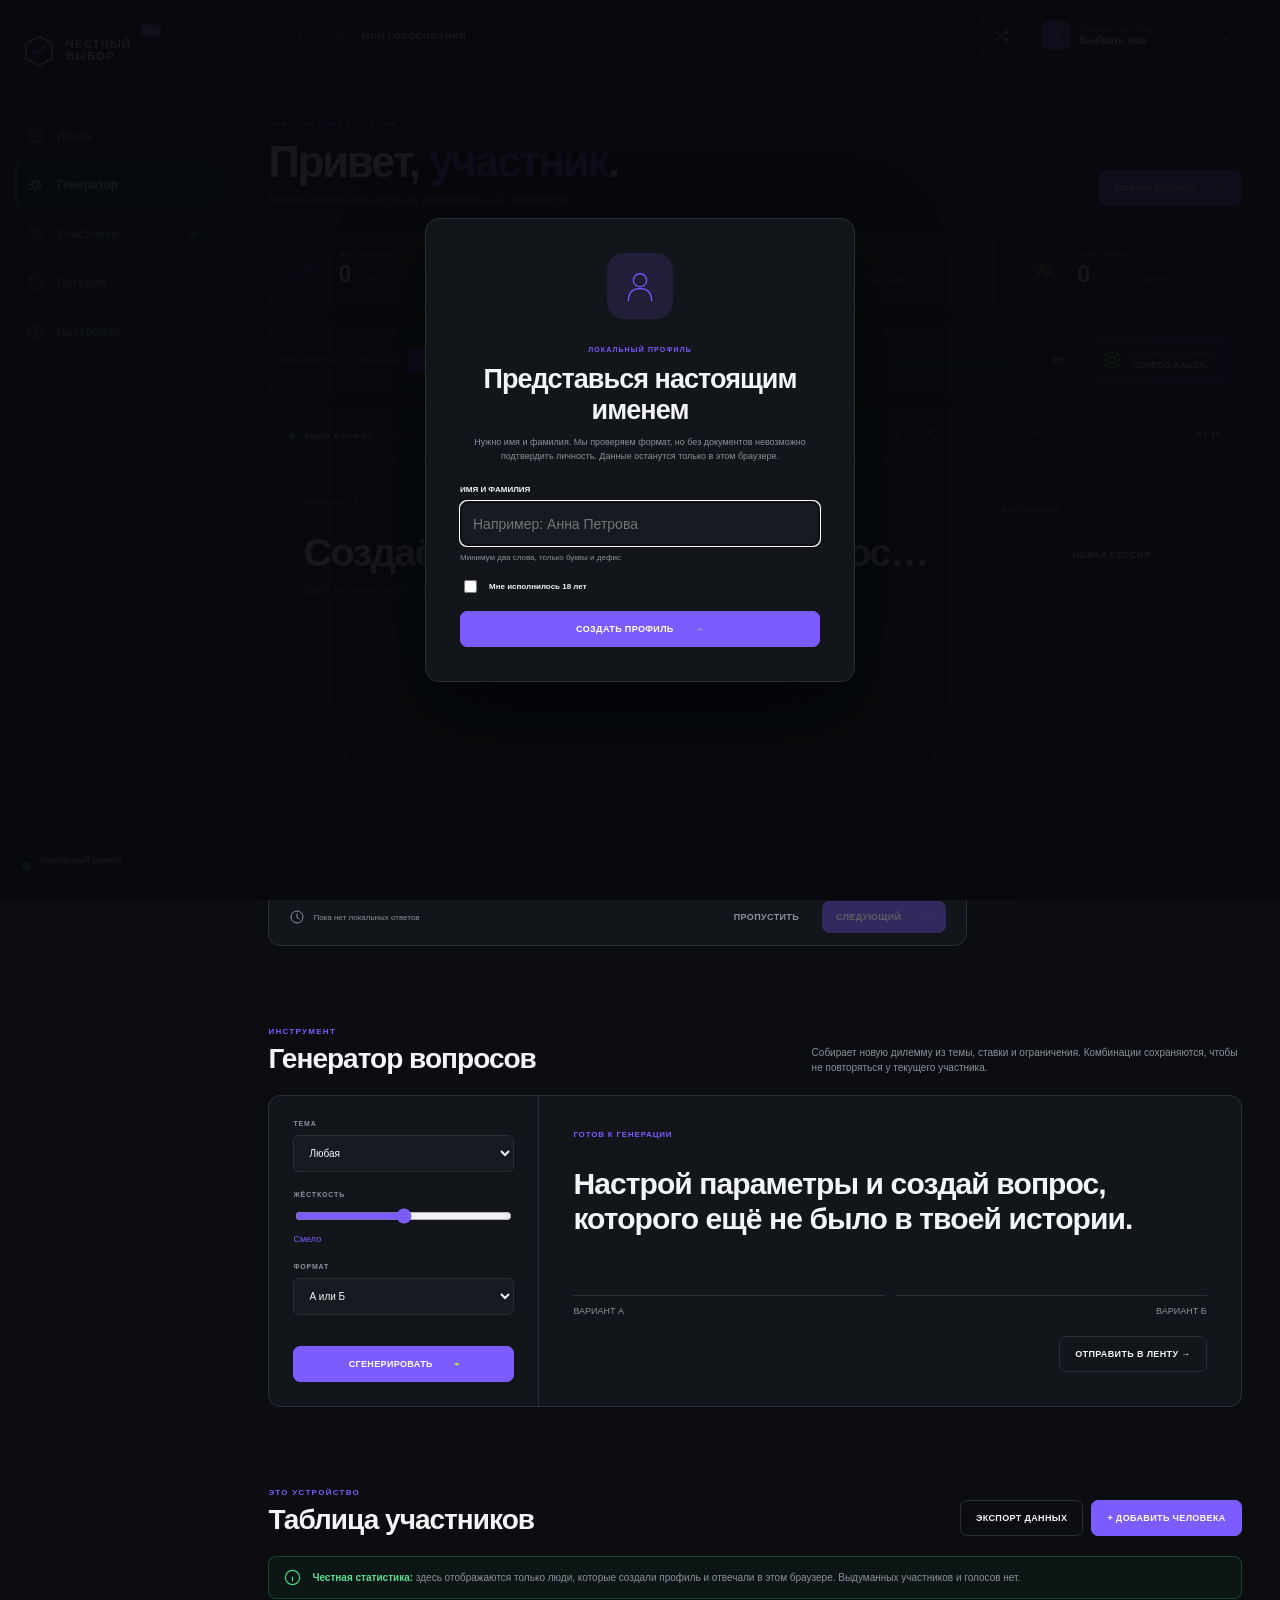
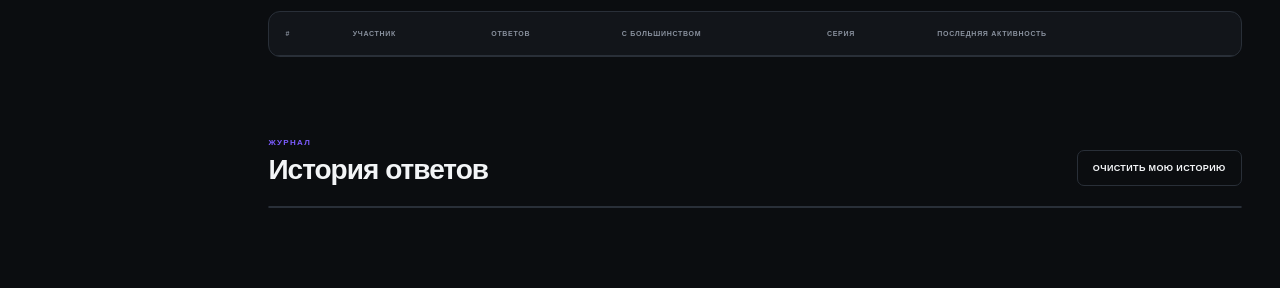
<file: index.html>
<!doctype html>
<html lang="ru" data-theme="dark">
<head>
  <meta charset="UTF-8"><meta name="viewport" content="width=device-width,initial-scale=1">
  <meta name="theme-color" content="#0b0d10">
  <title>Честный выбор — локальные голосования 18+</title>
  <meta name="description" content="Персональные дилеммы, честная локальная статистика и таблица участников.">
  <meta property="og:title" content="Честный выбор 18+">
  <meta property="og:description" content="Персональные дилеммы без выдуманных голосов. Работает прямо в браузере.">
  <meta property="og:image" content="https://denissakun65-sys.github.io/vybor/assets/preview.png">
  <meta property="og:type" content="website">
  <meta property="og:url" content="https://denissakun65-sys.github.io/vybor/">
  <link rel="icon" href="favicon.svg" type="image/svg+xml">
  <link rel="manifest" href="manifest.webmanifest">
  <link rel="stylesheet" href="style.css?v=10">
</head>
<body>
<div class="app-shell">
  <aside class="sidebar">
    <a class="logo" href="#feed" aria-label="Честный выбор">
      <svg viewBox="0 0 36 36"><path d="M18 2.5 32 10v16L18 33.5 4 26V10Z"/><path d="m11 17 5 5 9-10"/></svg>
      <span>ЧЕСТНЫЙ<br>ВЫБОР</span><b>18+</b>
    </a>
    <nav>
      <a class="active" href="#feed" data-section="feed"><svg viewBox="0 0 24 24"><path d="M4 5h16v14H4zM8 9h8M8 13h5"/></svg><span>Лента</span></a>
      <a href="#generator" data-section="generator"><svg viewBox="0 0 24 24"><path d="M12 3v4M12 17v4M3 12h4M17 12h4M5.6 5.6l2.8 2.8M15.6 15.6l2.8 2.8M18.4 5.6l-2.8 2.8M8.4 15.6l-2.8 2.8"/><circle cx="12" cy="12" r="4"/></svg><span>Генератор</span></a>
      <a href="#people" data-section="people"><svg viewBox="0 0 24 24"><circle cx="9" cy="8" r="3"/><circle cx="17" cy="9" r="2"/><path d="M3 20c0-4 2-6 6-6s6 2 6 6M15 15c4 0 6 2 6 5"/></svg><span>Участники</span><i id="peopleBadge">0</i></a>
      <a href="#history" data-section="history"><svg viewBox="0 0 24 24"><path d="M4 12a8 8 0 1 0 2-5.4L4 9M4 4v5h5M12 7v5l3 2"/></svg><span>История</span></a>
      <button id="openSettings"><svg viewBox="0 0 24 24"><circle cx="12" cy="12" r="3"/><path d="M19 13.5V17l-3 2-2-1.3-2 .3-1 3H7l-1-3 1-2-2-2-3 .5V10l3-1 1-2-1-3h4l1 3 2 1 2-1 2-3 3 2-1 3 1 2 3 1v4Z"/></svg><span>Настройки</span></button>
    </nav>
    <div class="sidebar-foot"><span class="status-dot"></span><div><strong>Локальный режим</strong><small>данные только на устройстве</small></div></div>
  </aside>

  <main>
    <header class="topbar">
      <button class="mobile-menu" id="mobileMenu" aria-label="Меню">☰</button>
      <div><span class="crumb">ПРОСТРАНСТВО /</span><strong>МОИ ГОЛОСОВАНИЯ</strong></div>
      <div class="top-actions">
        <button class="icon-action" id="randomQuestion" title="Случайный вопрос"><svg viewBox="0 0 24 24"><path d="M3 7h3c5 0 7 10 12 10h3M18 14l3 3-3 3M3 17h3c2 0 3-1 4-3M14 8c1-1 2-1 4-1h3M18 4l3 3-3 3"/></svg></button>
        <button class="profile-button" id="profileButton"><span class="avatar" id="topAvatar">?</span><span><small>Текущий участник</small><strong id="topName">Выбрать имя</strong></span><b>⌄</b></button>
      </div>
    </header>

    <div class="content">
      <section class="welcome-row">
        <div><span class="eyebrow">ПЕРСОНАЛЬНАЯ СЕССИЯ</span><h1>Привет, <span id="helloName">участник</span>.</h1><p id="remainingQuestions">Вопросы подбираются отдельно для профиля и не повторяются.</p></div>
        <button class="primary" id="quickGenerate">Новый вопрос <span>↗</span></button>
      </section>

      <section class="stats-grid" aria-label="Статистика">
        <article><div class="stat-icon blue"><svg viewBox="0 0 24 24"><path d="m5 13 4 4L19 7"/></svg></div><div><small>МОИ ОТВЕТЫ</small><strong id="statAnswers">0</strong><span id="statToday">0 сегодня</span></div></article>
        <article><div class="stat-icon lime"><svg viewBox="0 0 24 24"><path d="M12 3a7 7 0 0 0-4 13v4l4-2 4 2v-4a7 7 0 0 0-4-13Z"/></svg></div><div><small>СОВПАДЕНИЕ</small><strong id="statAgreement">—</strong><span>с локальным большинством</span></div></article>
        <article><div class="stat-icon purple"><svg viewBox="0 0 24 24"><path d="M4 17 9 12l4 3 7-9M15 6h5v5"/></svg></div><div><small>СЕРИЯ</small><strong id="statStreak">0</strong><span>ответов подряд</span></div></article>
        <article><div class="stat-icon orange"><svg viewBox="0 0 24 24"><circle cx="9" cy="8" r="3"/><circle cx="17" cy="9" r="2"/><path d="M3 20c0-4 2-6 6-6s6 2 6 6M15 15c4 0 6 2 6 5"/></svg></div><div><small>УЧАСТНИКИ</small><strong id="statPeople">0</strong><span>на этом устройстве</span></div></article>
      </section>

      <section class="playbar" aria-label="Режим игры">
        <div class="mode-control"><span>РЕЖИМ ИГРЫ</span><div id="playModes"><button data-mode="1">Разогрев</button><button class="active" data-mode="2">Смело</button><button data-mode="3">Без тормозов</button></div></div>
        <div class="chaos-meter"><span>УРОВЕНЬ ХАОСА</span><div><i id="chaosBar"></i></div><b id="chaosValue">0%</b></div>
        <button class="chaos-button" id="chaosQuestion"><svg viewBox="0 0 24 24"><path d="M12 2v5M12 17v5M2 12h5M17 12h5M5 5l3.5 3.5M15.5 15.5 19 19M19 5l-3.5 3.5M8.5 15.5 5 19"/><circle cx="12" cy="12" r="3"/></svg><span><small>НЕ ЗНАЕШЬ, ЧТО ВЫБРАТЬ?</small><b>КОЛЕСО ХАОСА</b></span></button>
      </section>

      <section class="main-grid" id="feed">
        <article class="question-panel">
          <div class="panel-head"><div><span class="live-dot"></span><b>ТВОЙ ВОПРОС</b><i id="questionType">18+</i></div><div><button id="bookmarkQuestion" title="Сохранить"><svg viewBox="0 0 24 24"><path d="M6 3h12v18l-6-4-6 4Z"/></svg></button><button id="shareQuestion" title="Копировать"><svg viewBox="0 0 24 24"><circle cx="6" cy="12" r="2"/><circle cx="18" cy="6" r="2"/><circle cx="18" cy="18" r="2"/><path d="m8 11 8-4M8 13l8 4"/></svg></button></div></div>
          <div class="question-body">
            <div class="question-number">ВОПРОС <span id="questionNumber">001</span></div>
            <h2 id="questionText">Создаём персональный вопрос…</h2>
            <p id="questionNote">Здесь нет правильного ответа. Выбирай честно.</p>
            <div class="answer-grid" id="answerGrid"></div>
            <div class="result-note" id="resultNote"></div>
            <div class="fun-verdict" id="funVerdict"><span id="verdictIcon">↯</span><div><small id="verdictLabel">ВЕРДИКТ</small><b id="verdictText"></b></div></div>
            <div class="confetti" id="confetti" aria-hidden="true"></div>
          </div>
          <footer class="question-footer"><div><svg viewBox="0 0 24 24"><circle cx="12" cy="12" r="9"/><path d="M12 7v6l4 2"/></svg><span id="localVoteLabel">Пока нет локальных ответов</span></div><div><button class="ghost" id="skipQuestion">Пропустить</button><button class="primary small" id="nextQuestion" disabled>Следующий <span>→</span></button></div></footer>
        </article>
        <aside class="session-panel">
          <div class="panel-title"><span>СЕССИЯ</span><b id="sessionProgress">0 / 10</b></div>
          <div class="progress"><i id="sessionBar"></i></div>
          <div class="session-list" id="sessionList"></div>
          <div class="achievement-box"><span>ДОСТИЖЕНИЯ</span><div id="achievementList"></div></div>
          <button class="outline full" id="restartSession">Новая сессия</button>
        </aside>
      </section>

      <section class="section-block" id="generator">
        <div class="section-title"><div><span>ИНСТРУМЕНТ</span><h2>Генератор вопросов</h2></div><p>Собирает новую дилемму из темы, ставки и ограничения. Комбинации сохраняются, чтобы не повторяться у текущего участника.</p></div>
        <div class="generator-card">
          <div class="generator-form">
            <label><span>ТЕМА</span><select id="genCategory"><option value="random">Любая</option><option value="adult">18+ и неловкое</option><option value="cringe">Кринж и друзья</option><option value="relations">Отношения</option><option value="money">Деньги</option><option value="life">Жизнь</option><option value="absurd">Абсурд</option></select></label>
            <label><span>ЖЁСТКОСТЬ</span><input type="range" id="genIntensity" min="1" max="3" value="2"><output id="intensityOutput">Смело</output></label>
            <label><span>ФОРМАТ</span><select id="genFormat"><option value="either">А или Б</option><option value="yesno">Да или нет</option><option value="sacrifice">Чем пожертвовать</option></select></label>
            <button class="primary" id="generateCustom">Сгенерировать <span>⌁</span></button>
          </div>
          <div class="generator-preview"><span id="previewMeta">ГОТОВ К ГЕНЕРАЦИИ</span><h3 id="previewQuestion">Настрой параметры и создай вопрос, которого ещё не было в твоей истории.</h3><div id="previewOptions"><i>ВАРИАНТ А</i><i>ВАРИАНТ Б</i></div><button class="outline" id="sendToFeed" disabled>Отправить в ленту →</button></div>
        </div>
      </section>

      <section class="section-block" id="people">
        <div class="section-title"><div><span>ЭТО УСТРОЙСТВО</span><h2>Таблица участников</h2></div><div class="section-actions"><button class="outline" id="exportData">Экспорт данных</button><button class="primary" id="addPerson">+ Добавить человека</button></div></div>
        <div class="truth-banner"><svg viewBox="0 0 24 24"><circle cx="12" cy="12" r="9"/><path d="M12 11v6M12 7h.01"/></svg><p><strong>Честная статистика:</strong> здесь отображаются только люди, которые создали профиль и отвечали в этом браузере. Выдуманных участников и голосов нет.</p></div>
        <div class="table-wrap"><table><thead><tr><th>#</th><th>УЧАСТНИК</th><th>ОТВЕТОВ</th><th>С БОЛЬШИНСТВОМ</th><th>СЕРИЯ</th><th>ПОСЛЕДНЯЯ АКТИВНОСТЬ</th><th></th></tr></thead><tbody id="peopleTable"></tbody></table><div class="empty-table" id="emptyPeople">Пока нет участников</div></div>
      </section>

      <section class="section-block" id="history">
        <div class="section-title"><div><span>ЖУРНАЛ</span><h2>История ответов</h2></div><button class="outline" id="clearHistory">Очистить мою историю</button></div>
        <div class="history-list" id="historyList"></div>
      </section>
    </div>
  </main>
</div>

<div class="drawer" id="settingsDrawer" aria-hidden="true"><button class="drawer-backdrop" data-close-settings></button><aside><header><div><span>ПЕРСОНАЛИЗАЦИЯ</span><h2>Настройки</h2></div><button data-close-settings>×</button></header><div class="settings-body">
  <section><h3>Внешний вид</h3><label class="setting-row"><span><b>Тема</b><small>Цветовая схема приложения</small></span><select id="themeSetting"><option value="dark">Тёмная</option><option value="light">Светлая</option><option value="system">Как в системе</option></select></label><label class="setting-row"><span><b>Акцент</b><small>Основной цвет интерфейса</small></span><div class="color-options" id="accentSetting"><button data-color="#7c5cff" style="--c:#7c5cff"></button><button data-color="#33d17a" style="--c:#33d17a"></button><button data-color="#ff5c5c" style="--c:#ff5c5c"></button><button data-color="#27a8ff" style="--c:#27a8ff"></button><button data-color="#f5c542" style="--c:#f5c542"></button></div></label><label class="setting-row"><span><b>Размер текста</b><small id="fontSettingLabel">100% — стандартный</small></span><input id="fontSetting" type="range" min="90" max="125" step="5" value="100"></label><label class="setting-row"><span><b>Компактный режим</b><small>Скрывает приветствие и сильно уменьшает карточки</small></span><input class="switch" id="compactSetting" type="checkbox"></label><label class="setting-row"><span><b>Анимации</b><small>Плавные переходы</small></span><input class="switch" id="motionSetting" type="checkbox" checked></label></section>
  <section><h3>Вопросы</h3><label class="setting-row"><span><b>Контент 18+</b><small>Неловкие и взрослые темы</small></span><input class="switch" id="adultSetting" type="checkbox" checked></label><label class="setting-row"><span><b>Уровень жёсткости</b><small id="globalIntensityLabel">Смело</small></span><input id="globalIntensity" type="range" min="1" max="3" value="2"></label><label class="setting-row"><span><b>Не повторять вопросы</b><small>Учитываются показанные и пропущенные вопросы</small></span><input class="switch" id="uniqueSetting" type="checkbox" checked></label><button class="outline full" id="resetSeen">Начать набор вопросов заново</button></section>
  <section><h3>Приватность и данные</h3><label class="setting-row"><span><b>Скрывать фамилию</b><small>В таблице будет видна только первая буква</small></span><input class="switch" id="privacySetting" type="checkbox"></label><div class="setting-buttons"><button class="outline" id="importData">Импорт JSON</button><button class="outline" id="exportDataSettings">Экспорт JSON</button></div><button class="danger full" id="resetAll">Удалить все локальные данные</button></section>
  <section><h3>Запуск без установки</h3><p class="settings-note">Скачай ZIP, распакуй архив и дважды нажми <b>index.html</b>. Python, Node.js и терминал не нужны.</p><a class="primary download-link" href="https://github.com/denissakun65-sys/vybor/archive/refs/heads/main.zip">Скачать ZIP <span>↓</span></a></section>
</div></aside></div>

<div class="modal" id="nameModal" aria-hidden="true"><div class="modal-card"><div class="identity-icon"><svg viewBox="0 0 48 48"><circle cx="24" cy="17" r="8"/><path d="M10 42c0-10 5-15 14-15s14 5 14 15"/></svg></div><span class="modal-kicker">ЛОКАЛЬНЫЙ ПРОФИЛЬ</span><h2>Представься настоящим именем</h2><p>Нужно имя и фамилия. Мы проверяем формат, но без документов невозможно подтвердить личность. Данные останутся только в этом браузере.</p><form id="nameForm"><label><span>ИМЯ И ФАМИЛИЯ</span><input id="realNameInput" autocomplete="name" maxlength="60" placeholder="Например: Анна Петрова" required><small id="nameError">Минимум два слова, только буквы и дефис</small></label><label class="age-check"><input id="ageConfirm" type="checkbox"><span>Мне исполнилось 18 лет</span></label><button class="primary full" type="submit">Создать профиль <span>→</span></button></form><button class="modal-cancel" id="cancelName">Отмена</button></div></div>
<div class="profile-menu" id="profileMenu"></div><input type="file" id="importFile" accept="application/json" hidden><div class="toast" id="toast"></div>
<script src="app.js"></script>
</body></html>
</file>
<file: style.css>
:root{--bg:#0b0d10;--panel:#12151a;--panel2:#171b21;--panel3:#1d222a;--text:#f3f5f7;--muted:#89919e;--line:#292f38;--accent:#7c5cff;--accent-rgb:124,92,255;--lime:#b8f43d;--danger:#ff5c64;--font-scale:1;--radius:12px;--space:28px}html[data-theme=light]{--bg:#edf0f4;--panel:#fff;--panel2:#f6f7f9;--panel3:#e9edf2;--text:#11151b;--muted:#6c7480;--line:#d7dce3}*{box-sizing:border-box}html{scroll-behavior:smooth;font-size:calc(16px * var(--font-scale))}body{margin:0;background:var(--bg);color:var(--text);font-family:Inter,Segoe UI,Arial,sans-serif;font-size:14px}button,input,select{font:inherit}button{color:inherit}.app-shell{display:grid;grid-template-columns:230px 1fr;min-height:100vh}.sidebar{position:fixed;inset:0 auto 0 0;width:230px;background:#080a0d;border-right:1px solid var(--line);padding:24px 14px;display:flex;flex-direction:column;z-index:30}.logo{height:54px;display:flex;align-items:center;gap:10px;padding:0 8px;color:#fff;text-decoration:none}.logo svg{width:34px;fill:none;stroke:var(--text);stroke-width:1.7}.logo svg path:last-child{stroke:var(--accent);stroke-width:2.7}.logo span{font-size:11px;font-weight:900;line-height:1.05;letter-spacing:.12em}.logo b{align-self:flex-start;background:var(--accent);padding:3px 4px;border-radius:3px;font-size:7px}.sidebar nav{display:flex;flex-direction:column;gap:4px;margin-top:35px}.sidebar nav a,.sidebar nav button{height:45px;border:0;background:transparent;color:#9299a4;text-decoration:none;display:flex;align-items:center;gap:12px;padding:0 12px;border-radius:8px;cursor:pointer;text-align:left;font-size:12px;font-weight:650}.sidebar nav a:hover,.sidebar nav button:hover,.sidebar nav a.active{background:#161a20;color:#fff}.sidebar nav a.active{box-shadow:inset 3px 0 var(--accent)}.sidebar nav svg{width:19px;fill:none;stroke:currentColor;stroke-width:1.6}.sidebar nav i{font-style:normal;margin-left:auto;background:#252b34;padding:2px 6px;border-radius:10px;font-size:9px}.sidebar-foot{margin-top:auto;border-top:1px solid #20242b;padding:18px 8px 0;display:flex;gap:9px;align-items:center}.status-dot{width:8px;height:8px;border-radius:50%;background:#42d782;box-shadow:0 0 0 4px #42d78218}.sidebar-foot div{display:flex;flex-direction:column}.sidebar-foot strong{font-size:9px;color:#dce0e5}.sidebar-foot small{font-size:8px;color:#6f7782;margin-top:2px}main{grid-column:2;min-width:0}.topbar{height:72px;position:sticky;top:0;background:rgba(11,13,16,.9);backdrop-filter:blur(14px);border-bottom:1px solid var(--line);display:flex;align-items:center;justify-content:space-between;padding:0 3vw;z-index:20}.topbar>div:first-of-type{font-size:9px;letter-spacing:.08em}.crumb{color:var(--muted);margin-right:5px}.top-actions{display:flex;gap:10px}.icon-action{width:42px;border:1px solid var(--line);border-radius:8px;background:var(--panel);display:grid;place-items:center;cursor:pointer}.icon-action:hover{border-color:var(--accent)}.icon-action svg{width:18px;fill:none;stroke:currentColor;stroke-width:1.6}.profile-button{min-width:210px;border:1px solid var(--line);background:var(--panel);border-radius:8px;padding:6px 9px;display:flex;gap:9px;align-items:center;text-align:left;cursor:pointer}.avatar{width:29px;height:29px;border-radius:7px;background:var(--accent);display:grid;place-items:center;color:#fff;font-size:10px;font-weight:900}.profile-button>span:nth-child(2){display:flex;flex-direction:column;flex:1}.profile-button small{font-size:7px;color:var(--muted);text-transform:uppercase}.profile-button strong{font-size:10px;margin-top:2px}.profile-button>b{color:var(--muted)}.mobile-menu{display:none}.content{padding:42px 3vw 80px;max-width:1600px;margin:auto}.welcome-row{display:flex;justify-content:space-between;align-items:flex-end;margin-bottom:26px}.eyebrow,.section-title>div>span{font-size:8px;font-weight:800;letter-spacing:.16em;color:var(--accent)}h1,h2,h3,p{margin-top:0}.welcome-row h1{font-size:clamp(30px,3.4vw,49px);letter-spacing:-.045em;margin:8px 0}.welcome-row h1 span{color:var(--accent)}.welcome-row p{color:var(--muted);font-size:11px;margin:0}.primary,.outline,.ghost,.danger{border-radius:7px;padding:12px 15px;font-size:9px;font-weight:800;letter-spacing:.04em;text-transform:uppercase;cursor:pointer}.primary{border:1px solid var(--accent);background:var(--accent);color:#fff}.primary:hover{filter:brightness(1.12)}.primary span{margin-left:18px;color:var(--lime)}.primary:disabled{opacity:.3;cursor:not-allowed}.outline{border:1px solid var(--line);background:transparent}.outline:hover{border-color:var(--accent)}.ghost{border:0;background:transparent;color:var(--muted)}.danger{border:1px solid #ff5c644d;background:#ff5c6411;color:var(--danger)}.full{width:100%}.small{padding:10px 13px}.stats-grid{display:grid;grid-template-columns:repeat(4,1fr);gap:12px;margin-bottom:18px}.stats-grid article{background:var(--panel);border:1px solid var(--line);border-radius:var(--radius);padding:17px;display:flex;gap:13px;align-items:center}.stat-icon{width:39px;height:39px;border-radius:9px;display:grid;place-items:center;background:#7c5cff18;color:#8f79ff}.stat-icon.lime{background:#b8f43d16;color:#b8f43d}.stat-icon.purple{background:#d35cff16;color:#d776ff}.stat-icon.orange{background:#ff8a3d16;color:#ff9858}.stat-icon svg{width:20px;fill:none;stroke:currentColor;stroke-width:1.8}.stats-grid article>div:last-child{display:grid;grid-template-columns:auto auto;align-items:end;column-gap:8px}.stats-grid small{grid-column:1/3;color:var(--muted);font-size:7px;font-weight:bold;letter-spacing:.1em}.stats-grid strong{font-size:23px;margin-top:3px}.stats-grid article span{font-size:8px;color:var(--muted);margin-bottom:4px}.main-grid{display:grid;grid-template-columns:minmax(0,1fr) 260px;gap:15px;scroll-margin-top:90px}.question-panel,.session-panel,.generator-card,.table-wrap,.history-list{background:var(--panel);border:1px solid var(--line);border-radius:var(--radius)}.panel-head{height:53px;border-bottom:1px solid var(--line);padding:0 20px;display:flex;align-items:center;justify-content:space-between}.panel-head>div{display:flex;align-items:center;gap:9px}.panel-head b{font-size:8px;letter-spacing:.12em}.panel-head i{font-style:normal;background:rgba(var(--accent-rgb),.13);color:var(--accent);font-size:8px;padding:4px 7px;border-radius:4px}.live-dot{width:6px;height:6px;border-radius:50%;background:#42d782;box-shadow:0 0 0 4px #42d78213}.panel-head button{border:0;background:none;color:var(--muted);cursor:pointer}.panel-head button.active{color:var(--accent)}.panel-head svg{width:17px;fill:none;stroke:currentColor;stroke-width:1.5}.question-body{padding:34px 34px 24px;min-height:425px;display:flex;flex-direction:column}.question-number{font-size:8px;font-weight:800;letter-spacing:.14em;color:var(--muted)}.question-number span{color:var(--accent)}.question-body h2{font-size:clamp(29px,3.1vw,45px);line-height:1.12;letter-spacing:-.04em;max-width:900px;margin:24px 0 10px}.question-body>p{font-size:10px;color:var(--muted);margin-bottom:30px}.answer-grid{display:grid;grid-template-columns:1fr 1fr;gap:11px;margin-top:auto}.answer-btn{border:1px solid var(--line);background:var(--panel2);min-height:83px;border-radius:9px;padding:17px;text-align:left;position:relative;overflow:hidden;cursor:pointer}.answer-btn:hover:not(:disabled){border-color:var(--accent)}.answer-btn .answer-fill{position:absolute;inset:0 auto 0 0;width:0;background:rgba(var(--accent-rgb),.16);transition:width .65s}.answer-btn .answer-inner{position:relative;z-index:1;display:flex;justify-content:space-between;align-items:center;gap:8px}.answer-btn small{display:block;font-size:7px;color:var(--muted);margin-bottom:5px}.answer-btn b{font-size:13px}.answer-btn strong{font-size:22px;display:none}.answer-btn.revealed strong{display:block}.answer-btn.chosen{border-color:var(--accent);box-shadow:inset 0 0 0 1px var(--accent)}.answer-btn:disabled{color:var(--text);cursor:default}.result-note{height:18px;color:var(--accent);font-size:9px;font-weight:700;margin-top:10px}.question-footer{min-height:57px;border-top:1px solid var(--line);padding:9px 20px;display:flex;align-items:center;justify-content:space-between}.question-footer>div{display:flex;align-items:center;gap:8px}.question-footer svg{width:16px;fill:none;stroke:var(--muted);stroke-width:1.5}.question-footer>div:first-child span{font-size:8px;color:var(--muted)}.session-panel{padding:19px;align-self:start}.panel-title{display:flex;justify-content:space-between;font-size:8px;letter-spacing:.1em}.panel-title span{color:var(--muted)}.progress{height:3px;background:var(--panel3);margin:12px 0 17px}.progress i{display:block;width:0;height:100%;background:var(--accent);transition:.3s}.session-list{display:flex;flex-direction:column;gap:4px;margin-bottom:15px}.session-item{height:37px;border-radius:6px;padding:0 9px;display:flex;align-items:center;gap:9px;background:var(--panel2);font-size:8px;color:var(--muted)}.session-item i{width:16px;height:16px;border:1px solid var(--line);border-radius:50%;display:grid;place-items:center;font-style:normal;font-size:7px}.session-item.done{color:var(--text)}.session-item.done i{background:var(--accent);border-color:var(--accent)}.session-item.current{box-shadow:inset 2px 0 var(--lime)}.section-block{padding-top:75px;scroll-margin-top:80px}.section-title{display:flex;align-items:flex-end;justify-content:space-between;margin-bottom:20px}.section-title h2{font-size:28px;letter-spacing:-.035em;margin:6px 0 0}.section-title>p{color:var(--muted);font-size:10px;line-height:1.5;max-width:430px;margin:0}.section-actions{display:flex;gap:8px}.generator-card{display:grid;grid-template-columns:270px 1fr;overflow:hidden}.generator-form{padding:24px;border-right:1px solid var(--line);display:flex;flex-direction:column;gap:19px}.generator-form label{display:flex;flex-direction:column;gap:8px}.generator-form label>span{font-size:7px;font-weight:bold;color:var(--muted);letter-spacing:.12em}.generator-form select,.setting-row select{background:var(--panel2);border:1px solid var(--line);border-radius:6px;color:var(--text);padding:11px;font-size:10px}.generator-form input[type=range],.setting-row input[type=range]{accent-color:var(--accent)}.generator-form output{font-size:9px;color:var(--accent)}.generator-form .primary{margin-top:auto}.generator-preview{padding:34px;min-height:310px;display:flex;flex-direction:column}.generator-preview>span{font-size:8px;color:var(--accent);font-weight:bold;letter-spacing:.1em}.generator-preview h3{font-size:30px;line-height:1.18;letter-spacing:-.03em;margin:27px 0}.generator-preview>div{display:grid;grid-template-columns:1fr 1fr;gap:10px;margin-top:auto}.generator-preview i{font-style:normal;border-top:1px solid var(--line);padding-top:10px;font-size:9px;color:var(--muted)}.generator-preview i+ i{text-align:right}.generator-preview button{align-self:flex-end;margin-top:20px}.truth-banner{border:1px solid #36c87c44;background:#36c87c0d;border-radius:8px;padding:11px 14px;display:flex;gap:10px;align-items:center;margin-bottom:12px}.truth-banner svg{width:19px;fill:none;stroke:#42d782;stroke-width:1.5;flex:0 0 auto}.truth-banner p{font-size:9px;color:var(--muted);margin:0}.truth-banner strong{color:#55df91}.table-wrap{overflow:auto;position:relative}.table-wrap table{width:100%;border-collapse:collapse;min-width:800px}.table-wrap th{height:43px;text-align:left;padding:0 16px;color:var(--muted);font-size:7px;letter-spacing:.1em;border-bottom:1px solid var(--line)}.table-wrap td{height:58px;padding:0 16px;font-size:10px;border-bottom:1px solid var(--line)}.table-person{display:flex;align-items:center;gap:10px}.table-person .avatar{width:29px;height:29px}.table-person span{display:flex;flex-direction:column}.table-person small{font-size:7px;color:var(--muted);margin-top:3px}.rank-pill{color:var(--accent);font-weight:bold}.table-actions button{border:0;background:none;color:var(--muted);cursor:pointer}.empty-table{text-align:center;color:var(--muted);font-size:10px;padding:45px;display:none}.history-list{overflow:hidden}.history-item{display:grid;grid-template-columns:36px minmax(0,1fr) auto;gap:14px;padding:16px 20px;border-bottom:1px solid var(--line);align-items:center}.history-item:last-child{border:0}.history-item>span{width:30px;height:30px;border-radius:7px;background:var(--panel3);display:grid;place-items:center;color:var(--accent);font-size:9px}.history-item h4{margin:0 0 4px;font-size:11px}.history-item p{margin:0;font-size:8px;color:var(--muted)}.history-item time{font-size:8px;color:var(--muted)}.empty-history{text-align:center;padding:45px;color:var(--muted);font-size:10px}.drawer{position:fixed;inset:0;z-index:80;visibility:hidden}.drawer.open{visibility:visible}.drawer-backdrop{position:absolute;inset:0;border:0;background:#0009;opacity:0;transition:.2s}.drawer.open .drawer-backdrop{opacity:1}.drawer>aside{position:absolute;right:0;top:0;bottom:0;width:min(460px,100%);background:var(--panel);border-left:1px solid var(--line);transform:translateX(100%);transition:.25s;overflow:auto}.drawer.open>aside{transform:none}.drawer header{height:84px;border-bottom:1px solid var(--line);padding:18px 22px;display:flex;justify-content:space-between}.drawer header span{font-size:7px;color:var(--accent)}.drawer header h2{font-size:24px;margin:4px 0}.drawer header button{border:0;background:none;font-size:25px;cursor:pointer}.settings-body{padding:22px}.settings-body section{margin-bottom:30px}.settings-body h3{font-size:10px;text-transform:uppercase;letter-spacing:.1em;color:var(--muted);padding-bottom:9px;border-bottom:1px solid var(--line)}.setting-row{min-height:58px;display:flex;justify-content:space-between;align-items:center;gap:20px;border-bottom:1px solid var(--line)}.setting-row>span{display:flex;flex-direction:column}.setting-row b{font-size:10px}.setting-row small{font-size:8px;color:var(--muted);margin-top:4px}.setting-buttons{display:grid;grid-template-columns:1fr 1fr;gap:8px;margin:14px 0}.settings-note{font-size:9px;line-height:1.55;color:var(--muted);margin-bottom:16px}.download-link{display:block;text-align:center;text-decoration:none}.color-options{display:flex;gap:6px}.color-options button{width:22px;height:22px;border:2px solid var(--panel);outline:1px solid var(--line);border-radius:50%;background:var(--c);cursor:pointer}.color-options button.active{outline-color:var(--text)}.switch{appearance:none;width:35px;height:19px;border-radius:10px;background:var(--panel3);position:relative;cursor:pointer}.switch:after{content:"";position:absolute;width:13px;height:13px;border-radius:50%;background:#88909b;left:3px;top:3px;transition:.2s}.switch:checked{background:var(--accent)}.switch:checked:after{left:19px;background:white}.modal{position:fixed;inset:0;background:#07090ceF;z-index:100;display:none;place-items:center;padding:20px}.modal.open{display:grid}.modal-card{width:min(430px,100%);background:var(--panel);border:1px solid var(--line);border-radius:14px;padding:34px;text-align:center;box-shadow:0 30px 80px #0008}.identity-icon{width:66px;height:66px;border-radius:17px;background:rgba(var(--accent-rgb),.13);color:var(--accent);display:grid;place-items:center;margin:0 auto 20px}.identity-icon svg{width:40px;fill:none;stroke:currentColor;stroke-width:1.5}.modal-kicker{font-size:7px;letter-spacing:.16em;color:var(--accent);font-weight:bold}.modal-card h2{font-size:27px;letter-spacing:-.035em;margin:9px 0 10px}.modal-card>p{font-size:9px;line-height:1.55;color:var(--muted);margin-bottom:22px}.modal-card form{text-align:left}.modal-card form>label:first-child{display:flex;flex-direction:column;gap:7px}.modal-card label>span{font-size:8px;font-weight:bold}.modal-card input[type=text],#realNameInput{height:45px;background:var(--panel2);border:1px solid var(--line);border-radius:7px;padding:0 12px;color:var(--text)}#realNameInput.invalid{border-color:var(--danger)}#nameError{font-size:8px;color:var(--muted)}#nameError.error{color:var(--danger)}.age-check{display:flex;gap:9px;align-items:center;margin:15px 0}.modal-cancel{border:0;background:none;color:var(--muted);font-size:9px;margin-top:13px;cursor:pointer}.profile-menu{position:fixed;z-index:70;width:250px;background:var(--panel);border:1px solid var(--line);border-radius:9px;padding:7px;box-shadow:0 15px 40px #0008;display:none}.profile-menu.open{display:block}.profile-menu button{width:100%;border:0;background:none;padding:9px;border-radius:6px;text-align:left;font-size:10px;cursor:pointer}.profile-menu button:hover{background:var(--panel2)}.profile-menu .menu-person{display:flex;align-items:center;gap:8px}.profile-menu hr{border:0;border-top:1px solid var(--line)}.toast{position:fixed;left:50%;bottom:25px;transform:translate(-50%,20px);opacity:0;background:var(--text);color:var(--bg);padding:11px 16px;border-radius:7px;font-size:9px;font-weight:bold;z-index:120;transition:.2s}.toast.show{opacity:1;transform:translate(-50%,0)}body.compact{--space:18px}body.compact .content{padding-top:25px}body.compact .question-body{min-height:350px;padding:24px}body.no-motion *,body.no-motion *:before,body.no-motion *:after{animation:none!important;transition:none!important}@media(max-width:1050px){.stats-grid{grid-template-columns:1fr 1fr}.main-grid{grid-template-columns:1fr}.session-panel{display:none}.generator-card{grid-template-columns:240px 1fr}}@media(max-width:760px){.app-shell{display:block}.sidebar{transform:translateX(-100%);transition:.2s}.sidebar.open{transform:none}.sidebar.open:after{content:"";position:fixed;inset:0 0 0 230px;background:#0008}.topbar{padding:0 15px}.mobile-menu{display:block;border:0;background:none;color:var(--text);font-size:19px}.topbar>div:first-of-type{display:none}.profile-button{min-width:0}.profile-button>span:nth-child(2),.profile-button>b{display:none}.content{padding:30px 15px 60px}.welcome-row{align-items:flex-start}.welcome-row .primary{display:none}.stats-grid{grid-template-columns:1fr 1fr}.stats-grid article{padding:12px}.stats-grid article span{display:none}.main-grid{display:block}.question-body{padding:24px 18px;min-height:470px}.question-body h2{font-size:30px}.answer-grid{grid-template-columns:1fr}.question-footer{align-items:flex-end}.question-footer>div:first-child{max-width:90px}.section-block{padding-top:55px}.section-title{align-items:flex-start}.section-title>p{display:none}.section-title h2{font-size:24px}.section-actions{flex-direction:column}.generator-card{grid-template-columns:1fr}.generator-form{border-right:0;border-bottom:1px solid var(--line)}.generator-preview{padding:24px;min-height:330px}.generator-preview h3{font-size:25px}.history-item{grid-template-columns:30px 1fr}.history-item time{display:none}}

/* Functional sizing: these values are recalculated by JavaScript. */
body{font-size:var(--body-size,14px)}
.sidebar nav a,.sidebar nav button{font-size:var(--nav-size,12px)}
.welcome-row h1{font-size:var(--welcome-size,clamp(30px,3.4vw,49px))}
.question-body h2{font-size:var(--question-size,clamp(29px,3.1vw,45px))}
.section-title h2{font-size:var(--section-size,28px)}
.generator-preview h3{font-size:var(--preview-size,30px)}
.answer-btn b{font-size:var(--answer-size,13px)}
.stats-grid strong{font-size:var(--stat-size,23px)}
.modal-card h2{font-size:var(--modal-title-size,27px)}
.welcome-row p,.section-title>p,.question-body>p,.truth-banner p,.setting-row b{font-size:var(--meta-size,10px)}
.key-hints{border-left:1px solid var(--line);padding-left:9px;margin-left:5px;color:var(--muted);font-size:8px}

/* Compact mode changes layout, not only a couple of paddings. */
body.compact .app-shell{grid-template-columns:190px 1fr}
body.compact .sidebar{width:190px;padding:14px 10px}
body.compact .sidebar nav{margin-top:18px}
body.compact .sidebar nav a,body.compact .sidebar nav button{height:37px}
body.compact .topbar{height:56px}
body.compact .content{padding:18px 2vw 45px;max-width:1250px}
body.compact .welcome-row{display:none}
body.compact .stats-grid{gap:8px;margin-bottom:10px}
body.compact .stats-grid article{padding:9px 11px}
body.compact .stat-icon{width:30px;height:30px}
body.compact .stats-grid strong{font-size:18px}
body.compact .main-grid{grid-template-columns:minmax(0,1fr) 215px;gap:9px}
body.compact .panel-head{height:41px;padding:0 14px}
body.compact .question-body{min-height:285px;padding:20px}
body.compact .question-body h2{font-size:clamp(24px,2.5vw,35px);margin:15px 0 7px}
body.compact .question-body>p{margin-bottom:16px}
body.compact .answer-btn{min-height:59px;padding:11px}
body.compact .question-footer{min-height:47px;padding:6px 14px}
body.compact .session-panel{padding:13px}
body.compact .session-item{height:28px}
body.compact .section-block{padding-top:40px}
body.compact .generator-form,body.compact .generator-preview{padding:18px}
body.compact .generator-preview{min-height:245px}
body.compact .history-item{padding:10px 15px}
body.compact .table-wrap td{height:45px}

@media(max-width:760px){
  .key-hints{display:none}
  body.compact .app-shell{display:block}
  body.compact .sidebar{width:210px}
  body.compact .main-grid{display:block}
  body.compact .question-body{min-height:360px}
  body.compact .question-body h2{font-size:26px}
}

/* Playful layer */
.playbar{display:grid;grid-template-columns:auto minmax(220px,1fr) auto;gap:12px;align-items:center;margin-bottom:14px;padding:10px;background:linear-gradient(105deg,var(--panel),rgba(var(--accent-rgb),.08));border:1px solid var(--line);border-radius:var(--radius)}
.mode-control{display:flex;align-items:center;gap:12px}.mode-control>span,.chaos-meter>span,.achievement-box>span{font-size:7px;font-weight:800;letter-spacing:.12em;color:var(--muted)}.mode-control>div{display:flex;background:var(--panel2);padding:3px;border-radius:7px}.mode-control button{border:0;background:transparent;padding:7px 10px;border-radius:5px;color:var(--muted);font-size:8px;font-weight:700;cursor:pointer}.mode-control button.active{background:var(--accent);color:#fff;box-shadow:0 4px 14px rgba(var(--accent-rgb),.3)}.chaos-meter{display:grid;grid-template-columns:auto 1fr auto;align-items:center;gap:10px;padding:0 10px}.chaos-meter>div{height:5px;border-radius:4px;background:var(--panel3);overflow:hidden}.chaos-meter i{display:block;width:0;height:100%;background:linear-gradient(90deg,var(--accent),var(--lime));transition:width .6s}.chaos-meter b{font-size:9px;color:var(--lime)}.chaos-button{height:48px;border:1px solid rgba(var(--accent-rgb),.5);background:rgba(var(--accent-rgb),.1);border-radius:8px;padding:0 13px;display:flex;gap:10px;align-items:center;cursor:pointer}.chaos-button:hover{background:var(--accent);color:#fff;transform:translateY(-1px)}.chaos-button svg{width:22px;fill:none;stroke:var(--lime);stroke-width:1.5}.chaos-button span{display:flex;flex-direction:column;text-align:left}.chaos-button small{font-size:6px;color:var(--muted)}.chaos-button b{font-size:9px;margin-top:3px}.fun-verdict{display:none;align-items:center;gap:12px;margin-top:12px;padding:11px 13px;background:linear-gradient(90deg,rgba(var(--accent-rgb),.18),transparent);border-left:3px solid var(--accent);border-radius:0 7px 7px 0;animation:verdictIn .32s ease}.fun-verdict.show{display:flex}.fun-verdict>span{width:31px;height:31px;border-radius:50%;background:var(--accent);color:#fff;display:grid;place-items:center;font-size:18px}.fun-verdict div{display:flex;flex-direction:column}.fun-verdict small{font-size:6px;letter-spacing:.15em;color:var(--muted)}.fun-verdict b{font-size:11px;margin-top:3px}.confetti{position:absolute;inset:0;pointer-events:none;overflow:hidden}.question-body{position:relative}.confetti i{position:absolute;top:45%;left:50%;width:7px;height:12px;background:var(--c);animation:confettiFly .8s ease-out forwards;transform:translate(-50%,-50%) rotate(var(--r))}@keyframes confettiFly{to{transform:translate(var(--x),var(--y)) rotate(calc(var(--r) + 260deg));opacity:0}}@keyframes verdictIn{from{opacity:0;transform:translateY(6px)}}.achievement-box{border-top:1px solid var(--line);padding:13px 0;margin-top:8px}.achievement-box>div{display:flex;gap:5px;margin-top:9px;flex-wrap:wrap}.achievement{width:29px;height:29px;border:1px solid var(--line);border-radius:7px;display:grid;place-items:center;color:#555d69;font-size:11px}.achievement.unlocked{color:var(--lime);border-color:#b8f43d55;background:#b8f43d0d}.achievement[title]{cursor:help}
body.compact .playbar{padding:6px;margin-bottom:8px}.compact .chaos-button{height:38px}.compact .fun-verdict{padding:7px 10px}
@media(max-width:900px){.playbar{grid-template-columns:1fr auto}.chaos-meter{grid-column:1/3;grid-row:2}.mode-control{overflow:auto}.mode-control>span{display:none}}
@media(max-width:600px){.playbar{display:flex;flex-direction:column;align-items:stretch}.mode-control>div{width:100%}.mode-control button{flex:1}.chaos-meter{display:grid;padding:5px}.chaos-button{justify-content:center}.fun-verdict b{font-size:10px}}
</file>
